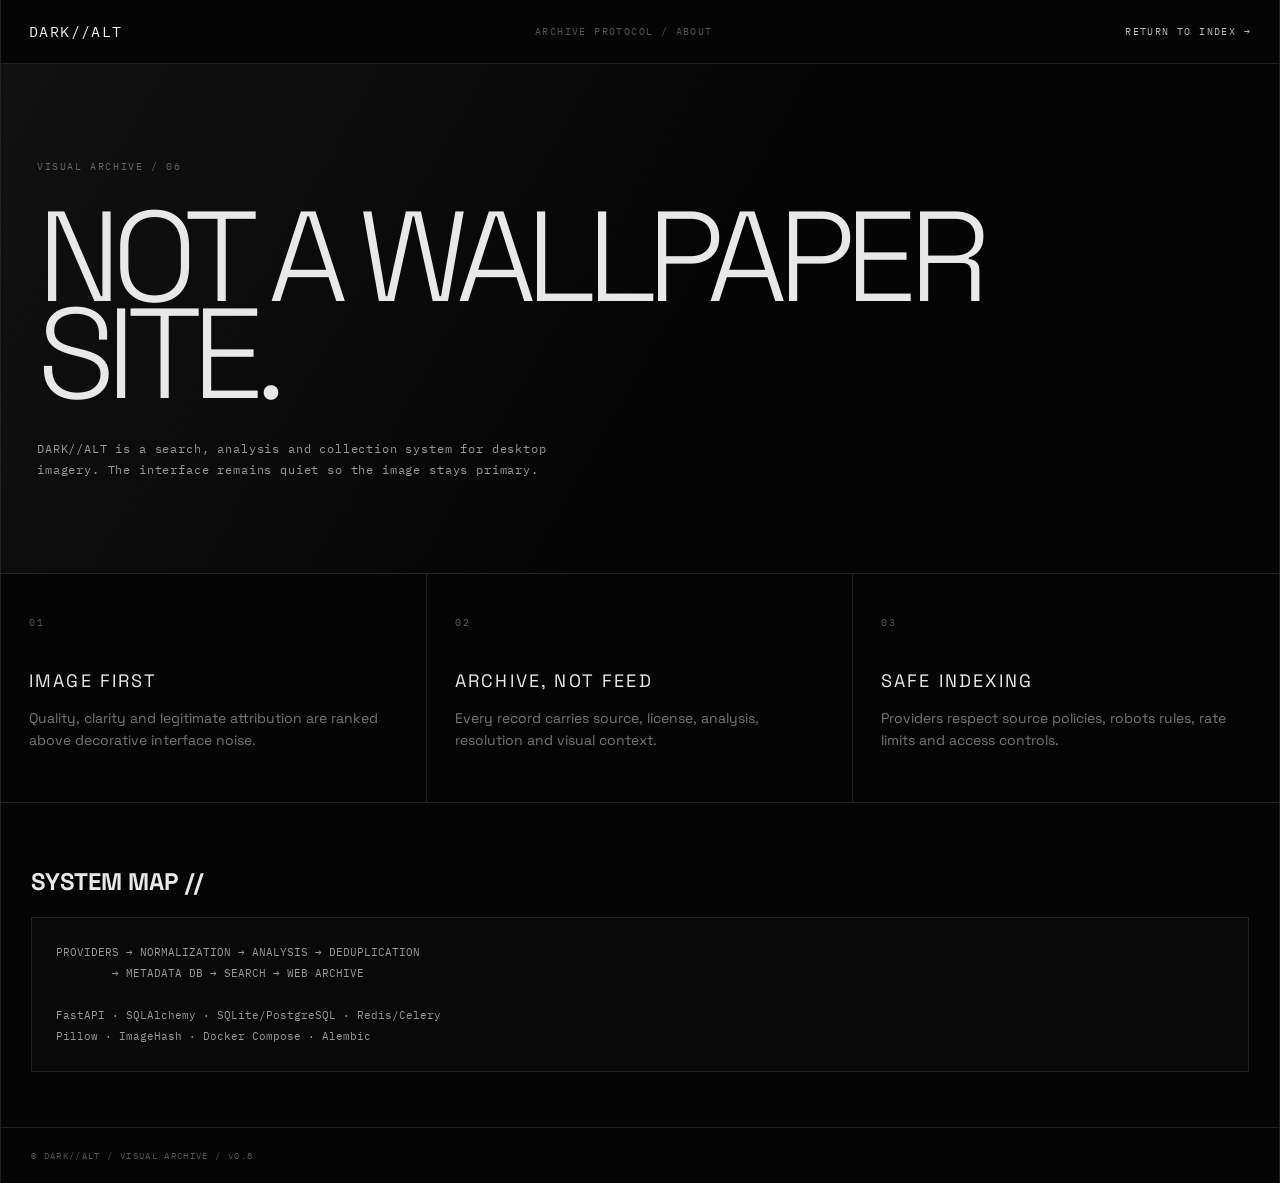
<file: about.html>
<!doctype html><html lang="en"><head><meta charset="UTF-8"><meta name="viewport" content="width=device-width,initial-scale=1"><title>DARK//ALT — About</title><link rel="preconnect" href="https://fonts.googleapis.com"><link rel="preconnect" href="https://fonts.gstatic.com" crossorigin><link href="https://fonts.googleapis.com/css2?family=IBM+Plex+Mono&family=Space+Grotesk:wght@300;400;500&display=swap" rel="stylesheet"><link rel="stylesheet" href="styles.css"><link rel="stylesheet" href="about.css"></head><body><main class="about"><header><a href="index.html">DARK//ALT</a><span>ARCHIVE PROTOCOL / ABOUT</span><a href="index.html">RETURN TO INDEX →</a></header><section class="about-hero"><div class="eyebrow">VISUAL ARCHIVE / 06</div><h1>NOT A WALLPAPER<br>SITE.</h1><p>DARK//ALT is a search, analysis and collection system for desktop imagery. The interface remains quiet so the image stays primary.</p></section><section class="principles"><article><small>01</small><h2>IMAGE FIRST</h2><p>Quality, clarity and legitimate attribution are ranked above decorative interface noise.</p></article><article><small>02</small><h2>ARCHIVE, NOT FEED</h2><p>Every record carries source, license, analysis, resolution and visual context.</p></article><article><small>03</small><h2>SAFE INDEXING</h2><p>Providers respect source policies, robots rules, rate limits and access controls.</p></article></section><section class="stack"><div class="section-title"><h2>SYSTEM MAP //</h2></div><pre>PROVIDERS → NORMALIZATION → ANALYSIS → DEDUPLICATION
        → METADATA DB → SEARCH → WEB ARCHIVE

FastAPI · SQLAlchemy · SQLite/PostgreSQL · Redis/Celery
Pillow · ImageHash · Docker Compose · Alembic</pre></section><footer>© DARK//ALT / VISUAL ARCHIVE / v0.8</footer></main></body></html>
</file>
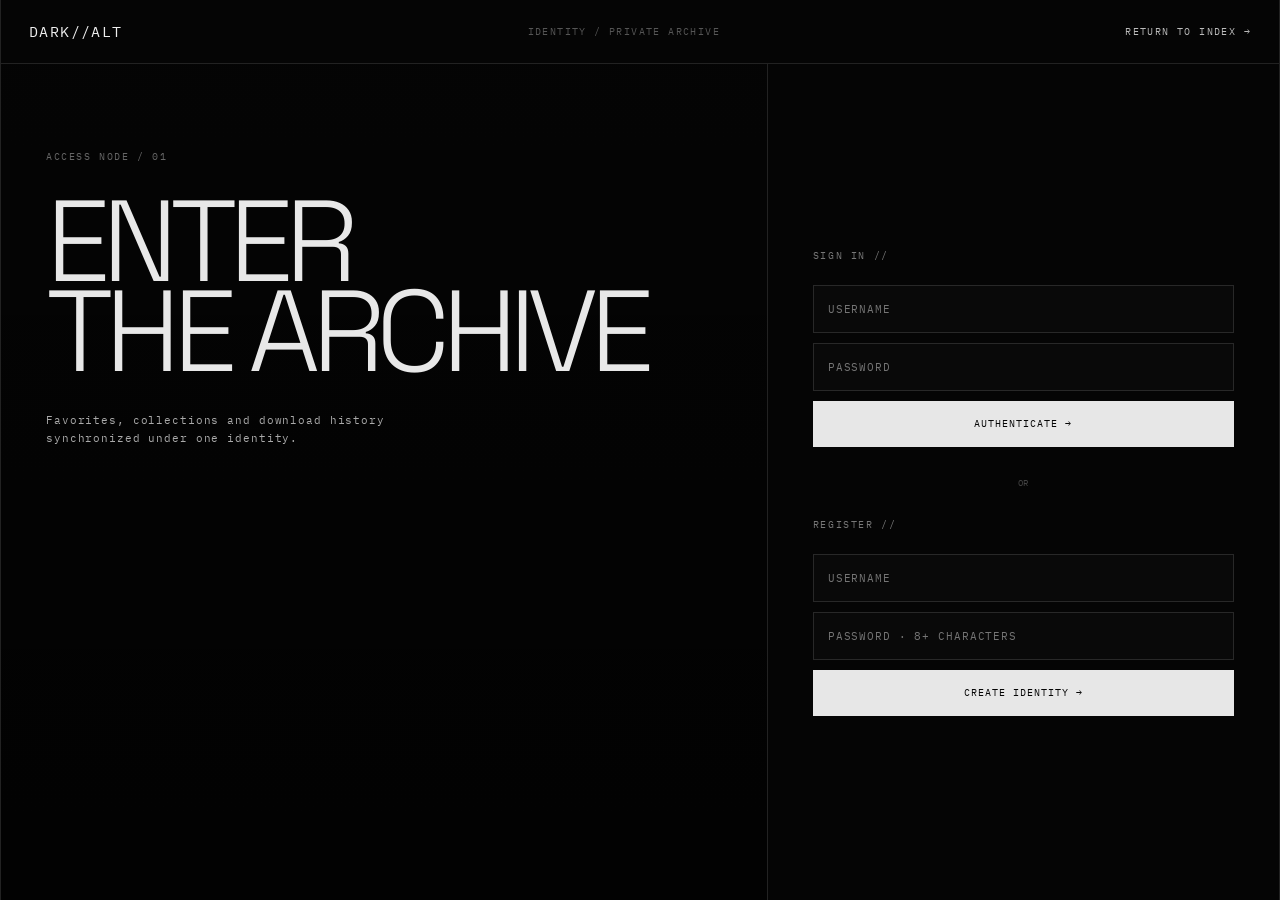
<file: account.html>
<!doctype html><html lang="en"><head><meta charset="UTF-8"><meta name="viewport" content="width=device-width,initial-scale=1"><title>DARK//ALT — Identity</title><link rel="preconnect" href="https://fonts.googleapis.com"><link rel="preconnect" href="https://fonts.gstatic.com" crossorigin><link href="https://fonts.googleapis.com/css2?family=IBM+Plex+Mono&family=Space+Grotesk:wght@300;400;500&display=swap" rel="stylesheet"><link rel="stylesheet" href="styles.css"><link rel="stylesheet" href="account.css"></head><body><main class="account-shell"><header class="account-header"><a href="index.html">DARK//ALT</a><span>IDENTITY / PRIVATE ARCHIVE</span><a href="index.html">RETURN TO INDEX →</a></header><section id="auth-view" class="auth-view"><div class="auth-copy"><div class="eyebrow">ACCESS NODE / 01</div><h1>ENTER<br>THE ARCHIVE</h1><p>Favorites, collections and download history synchronized under one identity.</p></div><div class="auth-forms"><form id="login-form"><label>SIGN IN //</label><input name="username" aria-label="Username" placeholder="USERNAME" autocomplete="username" required><input name="password" aria-label="Password" type="password" placeholder="PASSWORD" autocomplete="current-password" required minlength="8"><button>AUTHENTICATE →</button></form><div class="auth-separator">OR</div><form id="register-form"><label>REGISTER //</label><input name="username" aria-label="Username" placeholder="USERNAME" autocomplete="username" required minlength="3" maxlength="40"><input name="password" aria-label="New password" type="password" placeholder="PASSWORD · 8+ CHARACTERS" autocomplete="new-password" required minlength="8"><button>CREATE IDENTITY →</button></form><div id="auth-message" role="status"></div></div></section><section id="library-view" class="library-view" hidden><div class="library-head"><div><div class="eyebrow">PRIVATE ARCHIVE / USER</div><h1 id="identity">—</h1></div><button id="logout">SIGN OUT</button></div><section class="settings-section"><div class="section-title"><h2>ARCHIVE PREFERENCES //</h2><button id="export-data" type="button">EXPORT DATA</button></div><form id="settings-form" class="settings-form"><label>MOODS<input name="moods" aria-label="Preferred moods" placeholder="DARK, CINEMATIC"></label><label>TONES<input name="tones" aria-label="Preferred tones" placeholder="DARK, NEUTRAL"></label><label>RESOLUTIONS<input name="resolutions" aria-label="Preferred resolutions" placeholder="4K, 2K"></label><label>DEFAULT DOWNLOAD<select name="preset"><option>ORIGINAL</option><option>4K</option><option>2K</option><option>FHD</option></select></label><label class="check"><input type="checkbox" name="questionable"> ALLOW QUESTIONABLE CONTENT</label><button>SAVE PREFERENCES →</button></form></section><section class="privacy-section"><div class="section-title"><h2>PRIVACY //</h2></div><button id="clear-recent" type="button">CLEAR RECENTLY VIEWED</button><button id="clear-search" type="button">CLEAR SEARCH HISTORY</button></section><div class="library-grid"><section id="favorites"><div class="section-title"><h2>FAVORITES //</h2><span id="favorite-count">0</span></div><div id="favorite-grid" class="mini-grid"></div></section><section id="collections-section"><div class="section-title"><h2>COLLECTIONS //</h2></div><form id="collection-form" class="collection-form"><input name="name" aria-label="New collection name" placeholder="NEW COLLECTION NAME" required maxlength="100"><button>CREATE +</button></form><div id="collections" class="collections"></div></section><section class="history-section"><div class="section-title"><h2>RECENTLY VIEWED //</h2></div><div id="recent" class="activity-grid"></div></section><section class="history-section"><div class="section-title"><h2>DOWNLOAD HISTORY //</h2></div><div id="downloads" class="downloads"></div></section><section class="history-section"><div class="section-title"><h2>SEARCH HISTORY //</h2></div><div id="search-history" class="search-history"></div></section></div></section></main><script src="account.js"></script></body></html>
</file>
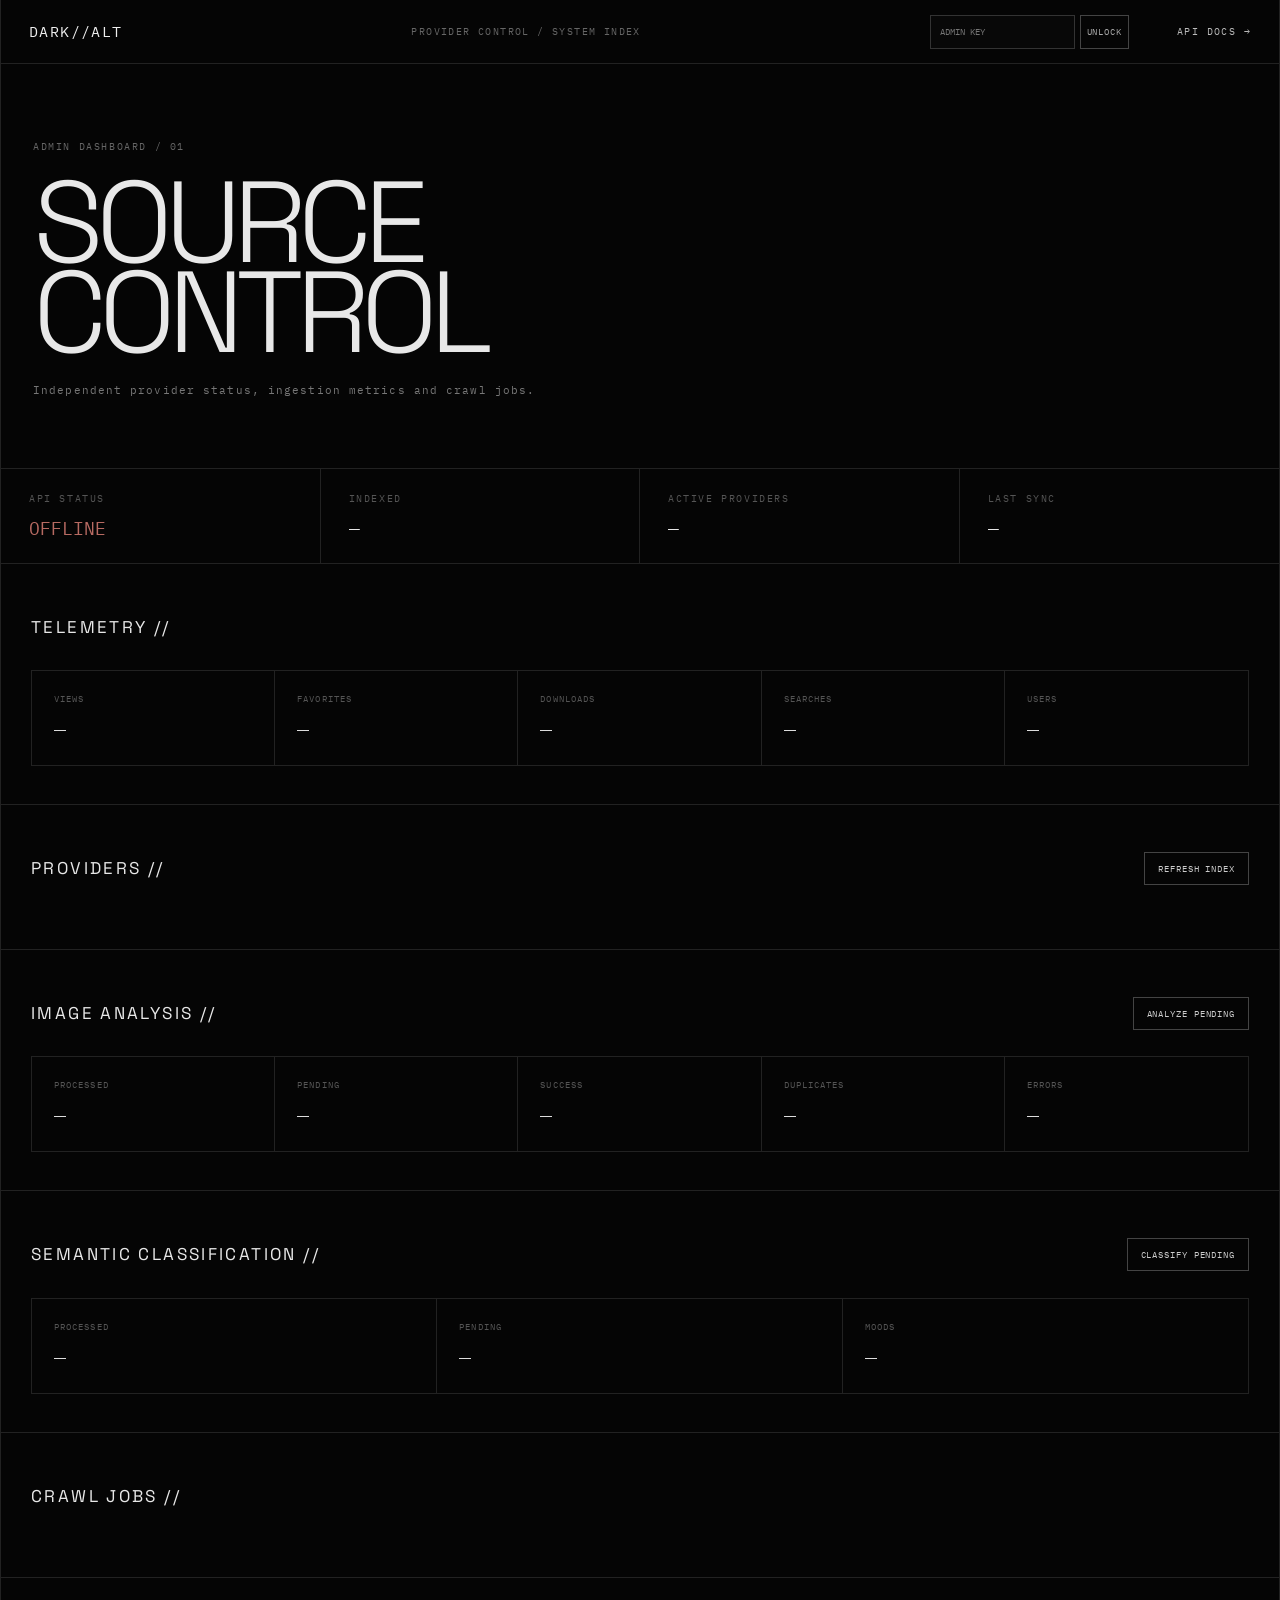
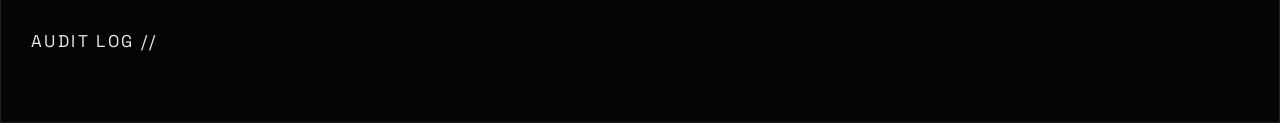
<file: admin.html>
<!doctype html><html lang="en"><head><meta charset="UTF-8"><meta name="viewport" content="width=device-width,initial-scale=1"><title>DARK//ALT — Provider Control</title><link rel="preconnect" href="https://fonts.googleapis.com"><link rel="preconnect" href="https://fonts.gstatic.com" crossorigin><link href="https://fonts.googleapis.com/css2?family=IBM+Plex+Mono&family=Space+Grotesk:wght@300;400;500&display=swap" rel="stylesheet"><link rel="stylesheet" href="styles.css"><link rel="stylesheet" href="admin.css"></head><body><main class="admin"><header class="admin-header"><a href="index.html" class="admin-brand">DARK//ALT</a><span>PROVIDER CONTROL / SYSTEM INDEX</span><div class="admin-auth"><input id="admin-key" type="password" aria-label="Admin API key" placeholder="ADMIN KEY"><button id="save-key">UNLOCK</button></div><a href="http://127.0.0.1:8000/docs" target="_blank">API DOCS →</a></header><section class="admin-intro"><div class="eyebrow">ADMIN DASHBOARD / 01</div><h1>SOURCE<br>CONTROL</h1><p>Independent provider status, ingestion metrics and crawl jobs.</p></section><section class="status-strip"><div><label>API STATUS</label><strong id="api-status">CHECKING</strong></div><div><label>INDEXED</label><strong id="indexed">—</strong></div><div><label>ACTIVE PROVIDERS</label><strong id="active">—</strong></div><div><label>LAST SYNC</label><strong id="last-sync">—</strong></div></section><section class="admin-section"><div class="section-line"><h2>TELEMETRY //</h2></div><div class="analysis-grid telemetry-grid" id="telemetry"><div>VIEWS<strong>—</strong></div><div>FAVORITES<strong>—</strong></div><div>DOWNLOADS<strong>—</strong></div><div>SEARCHES<strong>—</strong></div><div>USERS<strong>—</strong></div></div></section><section class="admin-section"><div class="section-line"><h2>PROVIDERS //</h2><button id="refresh">REFRESH INDEX</button></div><div class="provider-table" id="providers"></div></section><section class="admin-section"><div class="section-line"><h2>IMAGE ANALYSIS //</h2><button id="analyze">ANALYZE PENDING</button></div><div class="analysis-grid" id="analysis"><div>PROCESSED<strong>—</strong></div><div>PENDING<strong>—</strong></div><div>SUCCESS<strong>—</strong></div><div>DUPLICATES<strong>—</strong></div><div>ERRORS<strong>—</strong></div></div></section><section class="admin-section"><div class="section-line"><h2>SEMANTIC CLASSIFICATION //</h2><button id="semantic-run">CLASSIFY PENDING</button></div><div class="analysis-grid semantic-grid" id="semantic"><div>PROCESSED<strong>—</strong></div><div>PENDING<strong>—</strong></div><div>MOODS<strong>—</strong></div></div></section><section class="admin-section"><div class="section-line"><h2>CRAWL JOBS //</h2></div><div class="jobs" id="jobs"></div></section><section class="admin-section"><div class="section-line"><h2>AUDIT LOG //</h2></div><div id="audit" class="audit"></div></section></main><script src="admin.js"></script></body></html>
</file>
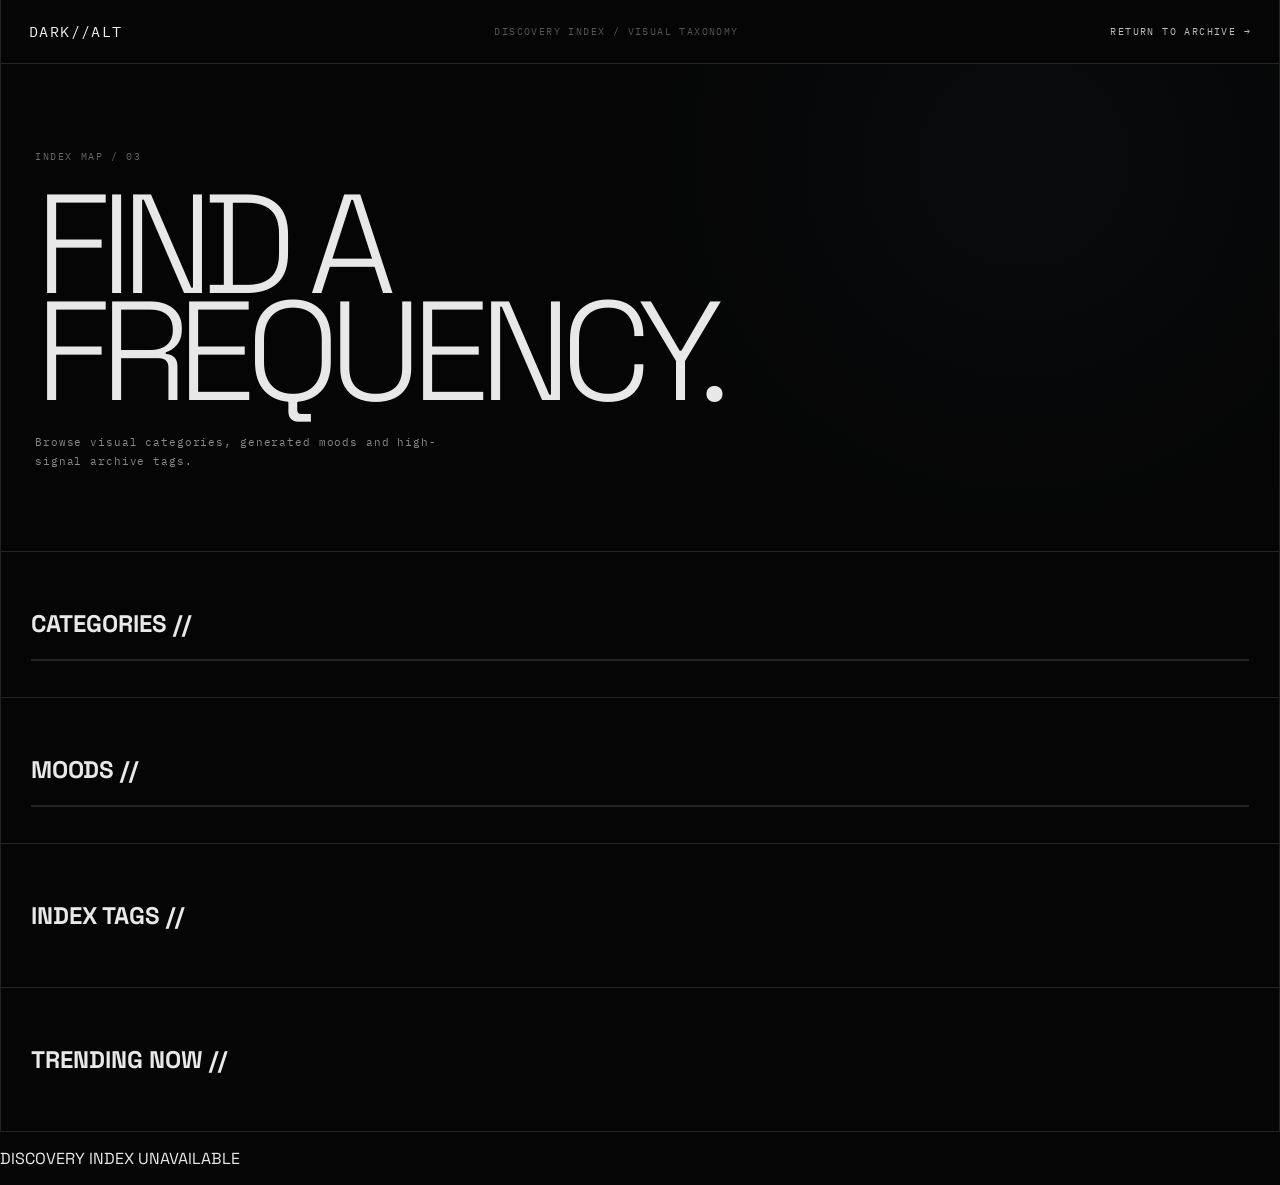
<file: discover.html>
<!doctype html><html lang="en"><head><meta charset="UTF-8"><meta name="viewport" content="width=device-width,initial-scale=1"><title>DARK//ALT — Discover</title><link rel="preconnect" href="https://fonts.googleapis.com"><link rel="preconnect" href="https://fonts.gstatic.com" crossorigin><link href="https://fonts.googleapis.com/css2?family=IBM+Plex+Mono&family=Space+Grotesk:wght@300;400;500&display=swap" rel="stylesheet"><link rel="stylesheet" href="styles.css"><link rel="stylesheet" href="discover.css"></head><body><main class="discover"><header class="discover-header"><a href="index.html">DARK//ALT</a><span>DISCOVERY INDEX / VISUAL TAXONOMY</span><a href="index.html">RETURN TO ARCHIVE →</a></header><section class="discover-hero"><div class="eyebrow">INDEX MAP / 03</div><h1>FIND A<br>FREQUENCY.</h1><p>Browse visual categories, generated moods and high-signal archive tags.</p></section><section class="discover-section"><div class="section-title"><h2>CATEGORIES //</h2></div><div id="categories" class="taxonomy-grid"></div></section><section class="discover-section"><div class="section-title"><h2>MOODS //</h2></div><div id="moods" class="taxonomy-grid"></div></section><section class="discover-section"><div class="section-title"><h2>INDEX TAGS //</h2></div><div id="tags" class="tag-cloud"></div></section><section class="discover-section"><div class="section-title"><h2>TRENDING NOW //</h2></div><div id="trending" class="trending-grid"></div></section></main><script src="demo-data.js"></script><script src="discover.js"></script></body></html>
</file>
<file: styles.css>
:root{--bg:#050505;--panel:#090909;--card:#0d0d0d;--text:#e8e8e8;--muted:#858585;--line:#222;--accent:#d8d8d8}*{box-sizing:border-box}body{margin:0;background:var(--bg);color:var(--text);font-family:'Space Grotesk',sans-serif;font-weight:400}.app-shell{display:flex;min-height:100vh}.sidebar{width:232px;position:fixed;inset:0 auto 0 0;border-right:1px solid var(--line);padding:30px 24px;display:flex;flex-direction:column;background:#060606}.brand{font-size:24px;line-height:.85;letter-spacing:.22em;font-weight:500;display:flex;flex-direction:column}.brand span:last-child{color:#aaa}.eyebrow,label,small,kbd,.header-note,.filter,.tabs button,.hero-tags,.view-all{font-family:'IBM Plex Mono',monospace;font-size:10px;letter-spacing:.16em}.eyebrow{color:#666;margin-top:16px}nav{margin-top:52px;display:flex;flex-direction:column;gap:25px}nav a{font-family:'IBM Plex Mono';font-size:11px;letter-spacing:.08em;color:#777;text-decoration:none;position:relative}nav a b{font-weight:400;color:#555;margin-right:12px}nav a.active{color:var(--text)}nav a.active:before{content:'';position:absolute;left:-24px;top:-5px;height:22px;border-left:2px solid var(--accent)}nav i{font-style:normal;color:#555;float:right}.sidebar-bottom{margin-top:auto;color:#777}.sigil{font-size:24px;color:#aaa;margin-bottom:20px}.sidebar-bottom p{font-size:13px;line-height:1.45;color:#888}.sidebar-bottom small{line-height:1.8;color:#4e4e4e}.content{margin-left:232px;width:calc(100% - 232px)}header{height:62px;border-bottom:1px solid var(--line);display:flex;align-items:center;padding:0 32px;gap:30px}.header-note{color:#666;flex:1}.header-actions{display:flex;gap:20px}.header-actions button,header button{background:none;border:0;color:#888;font:10px 'IBM Plex Mono';letter-spacing:.1em}.header-actions button:first-child{color:#ddd}.register{border:1px solid #444!important;padding:10px 13px}.mobile-brand{display:none}.hero{height:510px;position:relative;overflow:hidden}.hero img{width:100%;height:100%;object-fit:cover}.hero-shade{position:absolute;inset:0;background:linear-gradient(90deg,rgba(0,0,0,.8),rgba(0,0,0,.15) 70%),linear-gradient(0deg,rgba(0,0,0,.65),transparent 45%)}.hero-copy{position:absolute;left:44px;bottom:42px}.hero-copy .eyebrow{color:#bbb}.hero-copy .eyebrow span{margin-left:18px;color:#777}.hero h1{font-size:clamp(60px,8vw,120px);font-weight:300;line-height:.83;letter-spacing:-.06em;margin:20px 0 14px}.hero h1 em{font-style:normal;color:#aaa}.hero-copy p{font:12px/1.5 'IBM Plex Mono';letter-spacing:.18em;color:#bbb}.cta{margin-top:20px;background:var(--text);border:0;padding:14px 17px;font:11px 'IBM Plex Mono';letter-spacing:.1em;color:#050505}.cta span{margin-left:28px;font-size:17px}.hero-tags{position:absolute;right:34px;top:38px;line-height:1.8;color:#aaa;text-align:right}.hero-nav{position:absolute;right:34px;bottom:35px;display:flex;gap:5px}.hero-nav button{background:#111b;border:1px solid #555;color:#ddd;width:38px;height:38px;font-size:18px}.controls{padding:24px 32px;border-bottom:1px solid var(--line)}.search{border:1px solid var(--line);height:52px;display:flex;align-items:center;padding:0 16px;gap:12px}.search span{color:#777}.search input{flex:1;background:none;border:0;outline:0;color:#ddd;font:14px 'Space Grotesk'}.search kbd{color:#555}.filters{display:flex;gap:30px;margin-top:20px;flex-wrap:wrap}.filters>div{display:flex;align-items:center;gap:8px}.filters label{color:#555;margin-right:4px}.filter{color:#777;border:1px solid var(--line);background:none;padding:8px 10px}.filter:hover,.filter.active{background:#e8e8e8;color:#050505;border-color:#e8e8e8}.swatches{display:flex;gap:8px}.swatches span{width:15px;height:15px;border-radius:50%;border:1px solid #555}.gallery-head{padding:34px 32px 16px;display:flex;justify-content:space-between;align-items:end}.gallery-head h2{font-size:20px;font-weight:400;letter-spacing:.13em;margin:10px 0 0}.gallery-head h2 span{color:#555}.view-all{color:#aaa;background:none;border:0}.tabs{padding:0 32px 18px;display:flex;gap:22px}.tabs button{background:none;border:0;color:#555;padding:0 0 8px}.tabs button.active{color:#ddd;border-bottom:1px solid #ddd}.grid{padding:0 32px 40px;display:grid;grid-template-columns:repeat(4,1fr);gap:14px}.card{background:var(--card);border:1px solid #171717;overflow:hidden}.card-img{position:relative;aspect-ratio:16/10;overflow:hidden}.card-img img{width:100%;height:100%;object-fit:cover;transition:transform .25s}.card:hover img{transform:scale(1.025)}.card-overlay{position:absolute;inset:0;background:rgba(0,0,0,.35);opacity:0;display:flex;align-items:center;justify-content:center;gap:8px;transition:.2s}.card:hover .card-overlay{opacity:1}.card-overlay button{background:#eee;border:0;padding:10px 12px;font:10px 'IBM Plex Mono'}.meta{padding:11px 12px}.meta-top{display:flex;justify-content:space-between;font:11px 'IBM Plex Mono';color:#aaa}.meta small{display:block;color:#555;margin-top:7px}.heart{color:#777;font-size:16px}.mobile-brand{font:16px 'IBM Plex Mono';letter-spacing:.12em}@media(max-width:1100px){.grid{grid-template-columns:repeat(3,1fr)}}@media(max-width:760px){.sidebar{display:none}.content{margin-left:0;width:100%}.mobile-brand{display:inline}.header-note{display:none}header{padding:0 18px;justify-content:space-between}.header-actions button span,.header-actions button:nth-child(2){display:none}.hero{height:430px}.hero-copy{left:22px;bottom:28px}.hero-tags{display:none}.controls{padding:18px}.filters{overflow:auto;flex-wrap:nowrap;gap:18px}.filters>div{min-width:max-content}.gallery-head,.tabs{padding-left:18px;padding-right:18px}.grid{padding:0 18px 28px;grid-template-columns:repeat(2,1fr);gap:8px}.gallery-head h2{font-size:15px}.view-all{font-size:9px}}
.modal{display:none;position:fixed;inset:0;z-index:20}.modal.open{display:block}.modal-backdrop{position:absolute;inset:0;background:rgba(0,0,0,.82)}.modal-panel{position:relative;display:grid;grid-template-columns:minmax(0,1.6fr) minmax(280px,.8fr);width:min(1100px,calc(100% - 40px));margin:7vh auto;background:#0b0b0b;border:1px solid #333;max-height:86vh;overflow:auto}.modal-panel>img{width:100%;height:100%;min-height:420px;object-fit:cover}.modal-info{padding:36px 30px}.modal-info h3{font-size:32px;font-weight:300;letter-spacing:-.04em;margin:30px 0 12px}.modal-info p{font:11px 'IBM Plex Mono';color:#888;letter-spacing:.12em}.modal-close{position:absolute;right:12px;top:8px;background:none;border:0;color:#ddd;font-size:28px;z-index:2}.detail-grid{display:grid;grid-template-columns:1fr 1fr;gap:22px 12px;margin:44px 0;font:9px 'IBM Plex Mono';letter-spacing:.12em;color:#666}.detail-grid strong{display:block;color:#ddd;margin-top:7px;font-weight:400}.modal-actions{display:flex;flex-direction:column;gap:8px}.modal-actions button{padding:13px;background:#e8e8e8;border:0;text-align:left;font:10px 'IBM Plex Mono';letter-spacing:.1em}.modal-actions button+button{background:none;color:#ddd;border:1px solid #444}.empty{grid-column:1/-1;border:1px solid #222;padding:70px 20px;text-align:center;font:14px 'IBM Plex Mono';letter-spacing:.16em;color:#888}.empty small{display:block;margin-top:15px;color:#555}@media(max-width:760px){.modal-panel{grid-template-columns:1fr;margin:4vh auto;width:calc(100% - 24px)}.modal-panel>img{min-height:230px;max-height:44vh}.modal-info{padding:24px}.modal-info h3{font-size:24px;margin-top:20px}}

.swatches span{cursor:pointer;transition:.2s}.swatches span.active{outline:1px solid #eee;outline-offset:3px}

.swatches button{width:15px;height:15px;border-radius:50%;border:1px solid #555;cursor:pointer;padding:0;transition:.2s}.swatches button.active{outline:1px solid #eee;outline-offset:3px}

.header-actions a{background:none;border:0;color:#888;font:10px 'IBM Plex Mono';letter-spacing:.1em;text-decoration:none;display:flex;align-items:center}.header-actions a:first-of-type{color:#ddd}.header-actions a.register{border:1px solid #444!important;padding:10px 13px}
.download-config{display:grid;grid-template-columns:repeat(3,1fr);gap:7px;margin:0 0 18px}.download-config label{font-size:8px;color:#555}.download-config select,.download-config input{display:block;width:100%;margin-top:7px;background:#080808;border:1px solid #333;color:#ccc;height:36px;padding:0 8px;font:9px 'IBM Plex Mono'}.download-config #custom-size{grid-column:1/-1;display:flex;align-items:center;gap:8px}.download-config #custom-size[hidden]{display:none}.download-config #custom-size input{margin:0}.download-config #custom-size span{color:#555}
.mood-filter{display:flex!important;align-items:center;gap:9px;flex-basis:100%}.mood-filter>div{display:flex;gap:7px;overflow:auto}.load-sentinel{margin:0 32px 45px;border-top:1px solid #222;padding:20px 0;text-align:center;color:#555;font:9px 'IBM Plex Mono';letter-spacing:.16em}@media(max-width:760px){.mood-filter{min-width:max-content}.load-sentinel{margin:0 18px 30px}}
.collection-add{display:flex;gap:7px;margin:0 0 8px}.collection-add select{flex:1;height:38px;background:#080808;border:1px solid #333;color:#bbb;padding:0 8px;font:9px 'IBM Plex Mono'}.collection-add button{width:80px;background:none;border:1px solid #555;color:#ddd;font:9px 'IBM Plex Mono'}.similar-section{border-top:1px solid #222;margin-top:26px;padding-top:15px}.similar-section .eyebrow{margin:0 0 10px}.similar-grid{display:grid;grid-template-columns:repeat(3,1fr);gap:6px}.similar-card{background:#111;border:1px solid #222;padding:0;text-align:left;color:#ddd;font:8px 'IBM Plex Mono';overflow:hidden}.similar-card img{width:100%;aspect-ratio:1.45;object-fit:cover;display:block}.similar-card span{display:block;padding:7px;white-space:nowrap;overflow:hidden;text-overflow:ellipsis}
</file>
<file: about.css>
body{background:#050505}.about{max-width:1500px;margin:auto;min-height:100vh;border-left:1px solid #222;border-right:1px solid #222}.about header{height:64px;display:flex;align-items:center;border-bottom:1px solid #222;padding:0 28px;font:10px 'IBM Plex Mono';letter-spacing:.14em}.about header span{flex:1;text-align:center;color:#555}.about header a{color:#bbb;text-decoration:none}.about header a:first-child{font-size:15px;color:#eee}.about-hero{padding:80px 36px;border-bottom:1px solid #222;background:linear-gradient(120deg,#111 0%,#050505 55%)}.about-hero h1{font-size:clamp(62px,10vw,145px);font-weight:300;line-height:.76;letter-spacing:-.075em;margin:35px 0}.about-hero p{max-width:540px;color:#999;font:12px/1.8 'IBM Plex Mono';letter-spacing:.07em}.principles{display:grid;grid-template-columns:repeat(3,1fr);border-bottom:1px solid #222}.principles article{padding:36px 28px;border-right:1px solid #222}.principles article:last-child{border:0}.principles small{font:10px 'IBM Plex Mono';color:#555}.principles h2{font-size:18px;letter-spacing:.12em;font-weight:400;margin:38px 0 15px}.principles p{color:#777;font-size:14px;line-height:1.6}.stack{padding:44px 30px;border-bottom:1px solid #222}.stack pre{padding:24px;background:#090909;border:1px solid #222;color:#999;font:11px/1.9 'IBM Plex Mono';white-space:pre-wrap}footer{padding:22px 30px;color:#555;font:9px 'IBM Plex Mono';letter-spacing:.15em}@media(max-width:800px){.about header span{display:none}.about header{justify-content:space-between}.about-hero{padding:55px 20px}.principles{grid-template-columns:1fr}.principles article{border-right:0;border-bottom:1px solid #222}.stack{padding:30px 18px}}
</file>
<file: account.css>
body{background:#050505}.account-shell{max-width:1450px;margin:auto;min-height:100vh;border:1px solid #222;border-width:0 1px}.account-header{height:64px;border-bottom:1px solid #222;display:flex;align-items:center;padding:0 28px;font:10px 'IBM Plex Mono';letter-spacing:.14em}.account-header span{flex:1;text-align:center;color:#555}.account-header a{color:#bbb;text-decoration:none}.account-header a:first-child{font-size:15px;color:#eee}.auth-view{display:grid;grid-template-columns:1.2fr .8fr;min-height:calc(100vh - 64px)}.auth-copy{padding:70px 45px;border-right:1px solid #222;background:linear-gradient(0deg,rgba(0,0,0,.65),rgba(0,0,0,.15)),url('https://images.unsplash.com/photo-1500530855697-b586d89ba3ee?auto=format&fit=crop&w=1400&q=80') center/cover}.auth-copy h1{font-size:clamp(66px,9vw,135px);line-height:.78;font-weight:300;letter-spacing:-.075em;margin:34px 0}.auth-copy p{max-width:390px;color:#aaa;font:11px/1.7 'IBM Plex Mono';letter-spacing:.08em}.auth-forms{padding:60px 45px;display:flex;flex-direction:column;justify-content:center}.auth-forms form{display:flex;flex-direction:column;gap:10px}.auth-forms label{margin-bottom:13px;color:#777}.auth-forms input,.collection-form input{height:48px;background:#090909;border:1px solid #282828;padding:0 14px;color:#ddd;font:11px 'IBM Plex Mono';letter-spacing:.08em;outline:0}.auth-forms input:focus,.collection-form input:focus{border-color:#777}.auth-forms button,.collection-form button,.library-head button{height:46px;background:#e7e7e7;color:#050505;border:0;padding:0 15px;font:10px 'IBM Plex Mono';letter-spacing:.1em}.auth-separator{text-align:center;color:#444;font:9px 'IBM Plex Mono';margin:30px}.auth-message{min-height:20px;margin-top:20px;color:#b76a62;font:10px 'IBM Plex Mono';line-height:1.5}.library-view{padding:50px 35px}.library-head{display:flex;justify-content:space-between;align-items:end;border-bottom:1px solid #222;padding-bottom:35px}.library-head h1{font-size:clamp(48px,7vw,100px);font-weight:300;letter-spacing:-.06em;margin:18px 0 0;text-transform:uppercase}.library-head button{background:none;color:#aaa;border:1px solid #444;height:40px}.library-grid{display:grid;grid-template-columns:1.3fr .7fr;gap:40px;margin-top:42px}.section-title{display:flex;justify-content:space-between;align-items:center}.section-title h2{font-size:16px;letter-spacing:.14em;font-weight:400}.section-title span{font:11px 'IBM Plex Mono';color:#666}.mini-grid{display:grid;grid-template-columns:repeat(3,1fr);gap:10px;margin-top:18px}.mini-card{border:1px solid #222;background:#0a0a0a}.mini-card img{width:100%;aspect-ratio:16/10;object-fit:cover}.mini-card div{padding:10px;font:9px 'IBM Plex Mono';letter-spacing:.07em;color:#777}.collection-form{display:flex;margin:18px 0}.collection-form input{flex:1}.collection-form button{height:48px}.collection-row{border-top:1px solid #222;padding:18px 10px;display:flex;justify-content:space-between;font:11px 'IBM Plex Mono';color:#aaa}.collection-row small{color:#555}.empty-library{border:1px solid #222;padding:34px;text-align:center;color:#555;font:9px 'IBM Plex Mono';letter-spacing:.1em;margin-top:18px}@media(max-width:800px){.account-header span{display:none}.account-header{justify-content:space-between}.auth-view{grid-template-columns:1fr}.auth-copy{min-height:420px;border-right:0;border-bottom:1px solid #222;padding:48px 24px}.auth-forms{padding:45px 24px}.library-view{padding:38px 18px}.library-grid{grid-template-columns:1fr}.mini-grid{grid-template-columns:repeat(2,1fr)}}
.history-section{grid-column:1/-1}.download-row{display:grid;grid-template-columns:90px 1fr .4fr .7fr;align-items:center;gap:14px;border-top:1px solid #222;padding:10px;font:10px 'IBM Plex Mono';color:#666}.download-row img{width:90px;height:52px;object-fit:cover}.download-row strong{color:#aaa;font-weight:400}@media(max-width:700px){.download-row{grid-template-columns:70px 1fr}.download-row img{width:70px}.download-row span:last-child{display:none}}
.activity-grid{display:grid;grid-template-columns:repeat(5,1fr);gap:8px;margin-top:18px}.activity-card{border:1px solid #222}.activity-card img{width:100%;aspect-ratio:16/10;object-fit:cover}.activity-card div{padding:9px;color:#777;font:9px 'IBM Plex Mono'}.search-row{display:grid;grid-template-columns:1fr .3fr .6fr;border-top:1px solid #222;padding:14px 10px;color:#777;font:10px 'IBM Plex Mono'}.search-row strong{color:#aaa;font-weight:400}@media(max-width:800px){.activity-grid{grid-template-columns:repeat(2,1fr)}.search-row{grid-template-columns:1fr .3fr}.search-row span:last-child{display:none}}
.settings-section,.privacy-section{border-bottom:1px solid #222;padding:30px 0}.settings-section .section-title button,.privacy-section button{background:none;border:1px solid #444;color:#aaa;padding:10px;font:9px 'IBM Plex Mono';letter-spacing:.08em}.settings-form{display:grid;grid-template-columns:repeat(4,1fr);gap:8px;margin-top:15px}.settings-form label{color:#555;font:9px 'IBM Plex Mono';letter-spacing:.08em}.settings-form input,.settings-form select{display:block;width:100%;height:42px;margin-top:7px;background:#090909;border:1px solid #282828;color:#ddd;padding:0 10px;font:9px 'IBM Plex Mono'}.settings-form .check{display:flex;align-items:end;padding-bottom:12px;color:#999}.settings-form .check input{width:auto;height:auto;margin:0 7px 0 0}.settings-form button{height:42px;align-self:end;background:#e7e7e7;color:#050505;border:0;font:9px 'IBM Plex Mono';letter-spacing:.08em}.privacy-section{display:flex;gap:8px;align-items:center}.privacy-section .section-title{flex:1}@media(max-width:800px){.settings-form{grid-template-columns:1fr 1fr}.privacy-section{flex-wrap:wrap}.privacy-section .section-title{flex-basis:100%}}
</file>
<file: admin.css>
body{background:#050505}.admin{max-width:1450px;margin:auto;min-height:100vh;border-left:1px solid #222;border-right:1px solid #222}.admin-header{height:64px;border-bottom:1px solid #222;display:flex;align-items:center;padding:0 28px;font:10px 'IBM Plex Mono';letter-spacing:.14em;color:#666}.admin-header span{flex:1;text-align:center}.admin-header a{color:#bbb;text-decoration:none}.admin-brand{font-size:15px!important;color:#eee!important}.admin-intro{padding:60px 32px;border-bottom:1px solid #222;position:relative}.admin-intro h1{font-size:clamp(58px,9vw,130px);line-height:.78;letter-spacing:-.07em;font-weight:300;margin:25px 0}.admin-intro p{color:#777;font:11px 'IBM Plex Mono';letter-spacing:.1em}.status-strip{display:grid;grid-template-columns:repeat(4,1fr);border-bottom:1px solid #222}.status-strip>div{padding:23px 28px;border-right:1px solid #222}.status-strip>div:last-child{border:0}.status-strip label{display:block;color:#555;margin-bottom:12px}.status-strip strong{font:18px 'IBM Plex Mono';font-weight:400}.online{color:#92a885!important}.error{color:#b76a62!important}.disabled{color:#555!important}.admin-section{padding:38px 30px;border-bottom:1px solid #222}.section-line{display:flex;justify-content:space-between;align-items:center;margin-bottom:18px}.section-line h2{font-size:17px;letter-spacing:.14em;font-weight:400}.section-line button,.crawl{background:none;border:1px solid #444;color:#ccc;padding:10px 13px;font:9px 'IBM Plex Mono';letter-spacing:.1em}.provider-row,.job-row{display:grid;grid-template-columns:1.3fr .6fr repeat(3,.7fr) .8fr;align-items:center;border-top:1px solid #1b1b1b;padding:16px 12px;font:10px 'IBM Plex Mono';color:#777}.provider-row.head,.job-row.head{color:#444;font-size:9px}.provider-row strong{color:#ddd;font-weight:400}.provider-row .crawl{justify-self:end}.job-row{grid-template-columns:.3fr .8fr .7fr repeat(4,.55fr) 1.2fr}.empty-admin{border:1px solid #222;padding:40px;text-align:center;color:#555;font:11px 'IBM Plex Mono'}@media(max-width:760px){.admin-header span{display:none}.admin-header{justify-content:space-between}.status-strip{grid-template-columns:1fr 1fr}.status-strip>div{border-bottom:1px solid #222}.provider-table,.jobs{overflow:auto}.provider-row{min-width:760px}.job-row{min-width:850px}.admin-intro{padding:45px 22px}.admin-section{padding:28px 18px}}
.analysis-grid{display:grid;grid-template-columns:repeat(5,1fr);border:1px solid #222}.analysis-grid>div{padding:22px;border-right:1px solid #222;color:#555;font:9px 'IBM Plex Mono';letter-spacing:.12em}.analysis-grid>div:last-child{border:0}.analysis-grid strong{display:block;margin-top:12px;color:#ddd;font-size:20px;font-weight:400}@media(max-width:760px){.analysis-grid{grid-template-columns:1fr 1fr}.analysis-grid>div{border-bottom:1px solid #222}}
.admin-auth{display:flex;gap:5px;margin-right:18px}.admin-auth input{width:145px;height:34px;background:#080808;border:1px solid #333;color:#ccc;padding:0 9px;font:9px 'IBM Plex Mono'}.admin-auth button{height:34px;background:none;border:1px solid #444;color:#aaa;font:9px 'IBM Plex Mono'}.semantic-grid{grid-template-columns:repeat(3,1fr)}.provider-actions{display:flex;gap:5px;justify-self:end}.provider-actions button{white-space:nowrap}.audit-row{display:grid;grid-template-columns:.3fr .8fr 1fr 2fr .9fr;gap:10px;border-top:1px solid #1b1b1b;padding:13px 10px;font:9px 'IBM Plex Mono';color:#666}.audit-row strong{color:#aaa;font-weight:400}@media(max-width:760px){.admin-auth{position:absolute;top:72px;right:10px}.audit{overflow:auto}.audit-row{min-width:850px}}
.telemetry-grid{grid-template-columns:repeat(5,1fr)}
</file>
<file: discover.css>
body{background:#050505}.discover{max-width:1500px;margin:auto;border-left:1px solid #222;border-right:1px solid #222;min-height:100vh}.discover-header{height:64px;display:flex;align-items:center;border-bottom:1px solid #222;padding:0 28px;font:10px 'IBM Plex Mono';letter-spacing:.14em}.discover-header span{flex:1;text-align:center;color:#555}.discover-header a{color:#bbb;text-decoration:none}.discover-header a:first-child{color:#eee;font-size:15px}.discover-hero{padding:70px 34px;border-bottom:1px solid #222;background:radial-gradient(circle at 80% 20%,#18212b33,transparent 38%)}.discover-hero h1{font-size:clamp(68px,11vw,156px);line-height:.76;font-weight:300;letter-spacing:-.08em;margin:28px 0}.discover-hero p{max-width:410px;color:#888;font:11px/1.7 'IBM Plex Mono';letter-spacing:.08em}.discover-section{padding:36px 30px;border-bottom:1px solid #222}.taxonomy-grid{display:grid;grid-template-columns:repeat(5,1fr);border:1px solid #222}.taxon{min-height:112px;padding:18px;background:#090909;border:0;border-right:1px solid #222;border-bottom:1px solid #222;text-align:left;color:#ccc;display:flex;flex-direction:column;justify-content:space-between;font:12px 'IBM Plex Mono';letter-spacing:.05em}.taxon:hover{background:#111}.taxon small{color:#555;font-size:9px}.tag-cloud{display:flex;flex-wrap:wrap;gap:7px}.tag-cloud a{color:#999;border:1px solid #2b2b2b;padding:10px 12px;text-decoration:none;font:10px 'IBM Plex Mono';letter-spacing:.08em}.tag-cloud a:hover{border-color:#aaa;color:#eee}.trending-grid{display:grid;grid-template-columns:repeat(4,1fr);gap:10px}.trend-card{border:1px solid #222;color:#aaa;text-decoration:none;font:9px 'IBM Plex Mono'}.trend-card img{width:100%;aspect-ratio:16/10;object-fit:cover;display:block}.trend-card span{display:block;padding:10px}@media(max-width:800px){.discover-header span{display:none}.discover-header{justify-content:space-between}.taxonomy-grid{grid-template-columns:repeat(2,1fr)}.trending-grid{grid-template-columns:repeat(2,1fr)}.discover-hero{padding:52px 20px}.discover-section{padding:28px 18px}}
</file>
